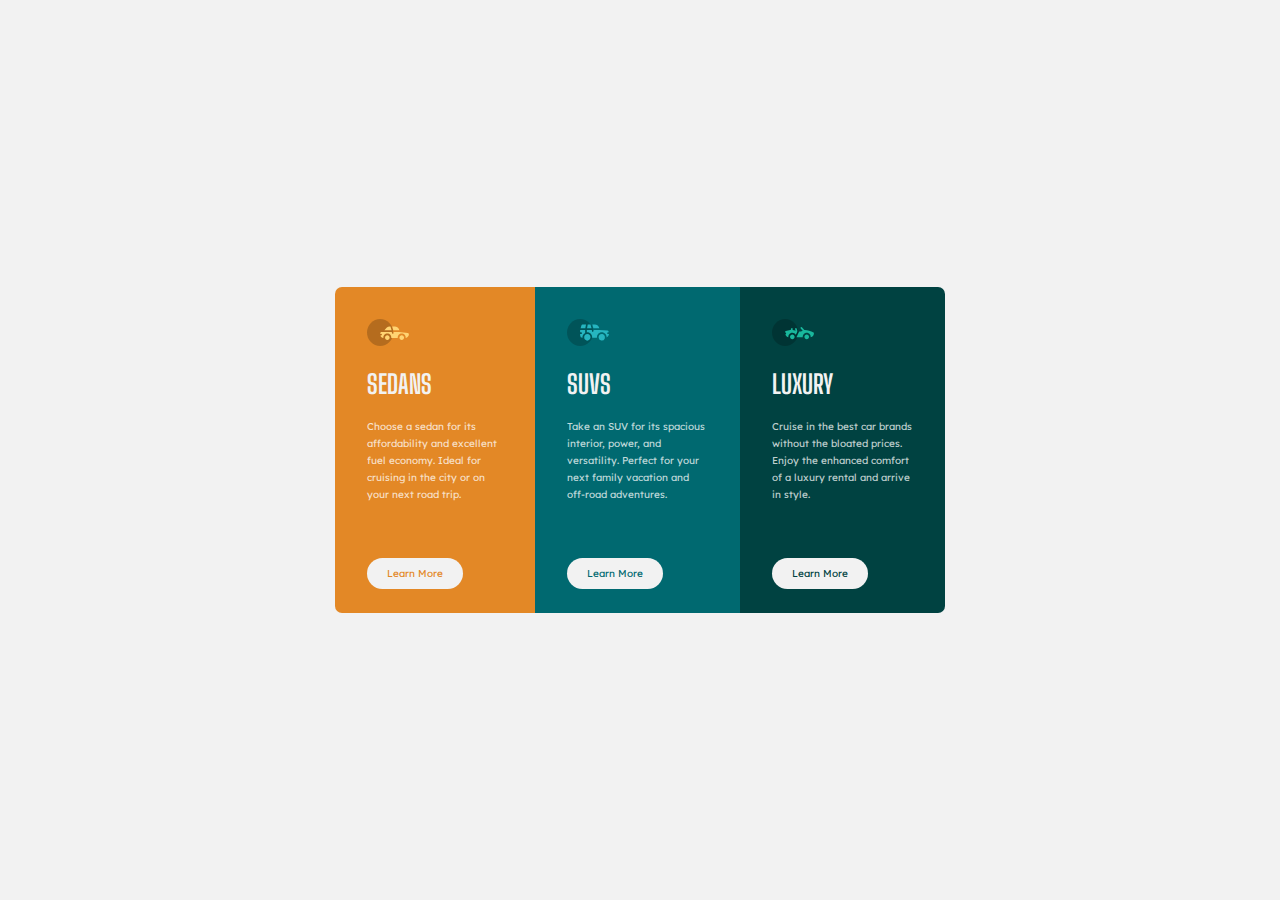
<file: 3-column-preview-card-component-main/index.html>
<!DOCTYPE html>
<html lang="en">
<head>
  <meta charset="UTF-8">
  <meta http-equiv="X-UA-Compatible" content="IE=edge">
  <meta name="viewport" content="width=device-width, initial-scale=1.0">
  <title>3 column preview card</title>
  <link rel="icon" type="image/png" sizes="32x32" href="images/favicon-32x32.png">
  <link rel="stylesheet" href="style.css">
</head>
<body>
 <div class="container">
  <div class="sedans cars">
    <div class="icon">
      <img src="images/icon-sedans.svg" alt="sedan icon">
    </div>
    <div class="data">
      <h1>SEDANS</h1>
      <p>Choose a sedan for its affordability and excellent fuel economy. Ideal for cruising in the city 
        or on your next road trip.</p>
    </div>
    <div class="more">Learn More</div>
  </div>
  <div class="suvs cars">
    <div class="icon">
      <img src="images/icon-suvs.svg" alt="sedan icon">
    </div>
    <div class="data">
      <h1>SUVS</h1>
      <p>Take an SUV for its spacious interior, power, and versatility. Perfect for your next family vacation 
        and off-road adventures.</p>
    </div>
    <div class="more">Learn More</div>
  </div>
  <div class="luxury cars">
    <div class="icon">
      <img src="images/icon-luxury.svg" alt="sedan icon">
    </div>
    <div class="data">
      <h1>LUXURY</h1>
      <P>Cruise in the best car brands without the bloated prices. Enjoy the enhanced comfort of a luxury 
        rental and arrive in style.</P>
    </div>
    <div class="more">Learn More</div>
  </div>
 </div> 
</body>
</html>
</file>
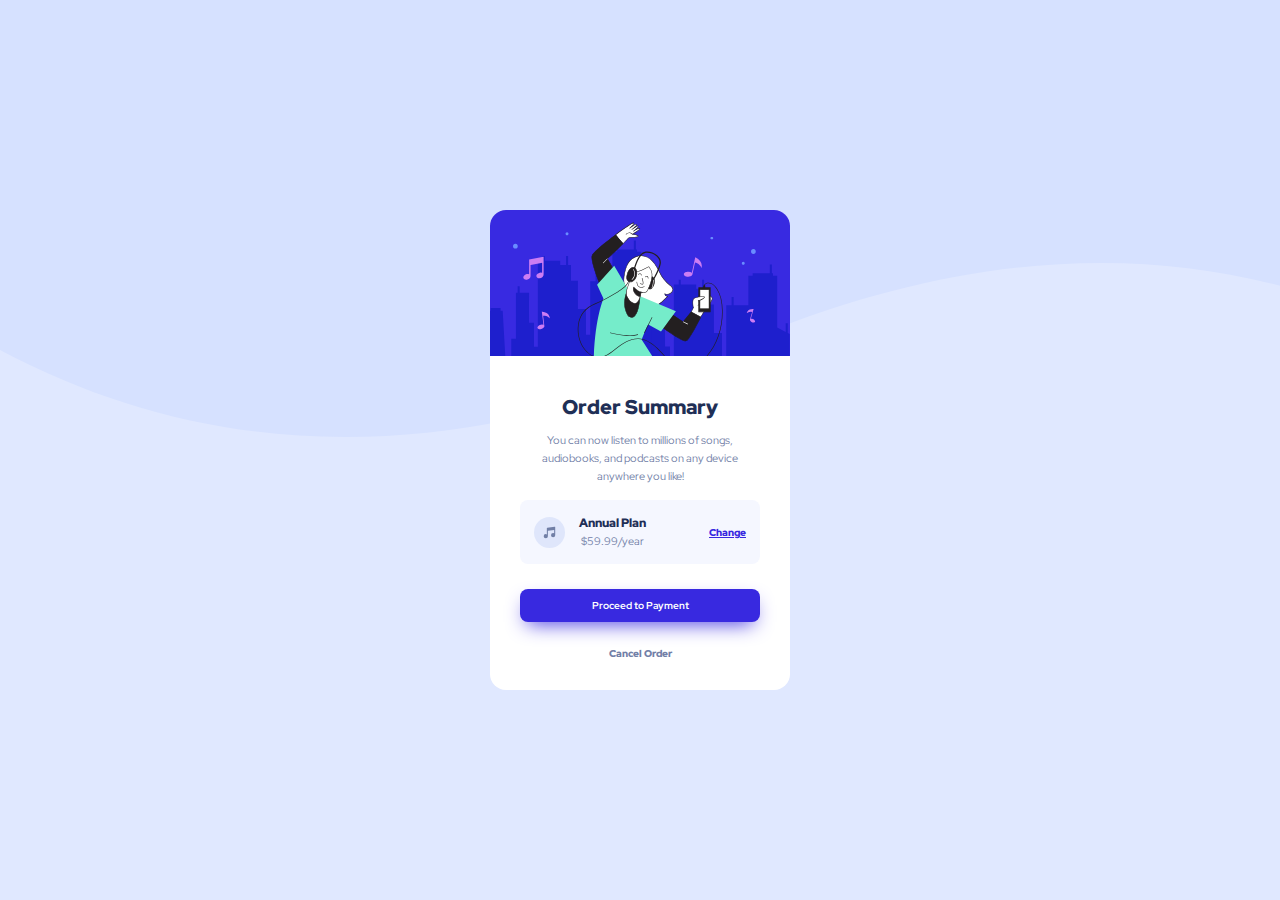
<file: order-summary-component-main/index.html>
<!DOCTYPE html>
<html lang="en">
<head>
  <meta charset="UTF-8">
  <meta http-equiv="X-UA-Compatible" content="IE=edge">
  <meta name="viewport" content="width=device-width, initial-scale=1.0">
  <title>Order Summary Component</title>
  <link sizes="32x32" rel="icon" href="images/favicon-32x32.png" type="image/png">
  <link rel="stylesheet" href="index.css">
</head>
<body>
  <div class="card">
    <div class="card-img">
      <img src="images/illustration-hero.svg" alt="">
    </div>
    <div class="card-data">
      <h1>Order Summary</h1>
      <p id="main-para">You can now listen to millions of songs, audiobooks, and podcasts on any 
        device anywhere you like!</p>
      <div class="card-plan">
        <img src="images/icon-music.svg" alt="">
        <div class="card-plan-data">
          <h3>Annual Plan</h3>
          <p>$59.99/year</p>
        </div>
        <a>Change</a>
      </div>
      <button id="payment">Proceed to Payment</button>
      <button id="cancel">Cancel Order</button>
    </div>
  </div>
</body>
</html>
</file>
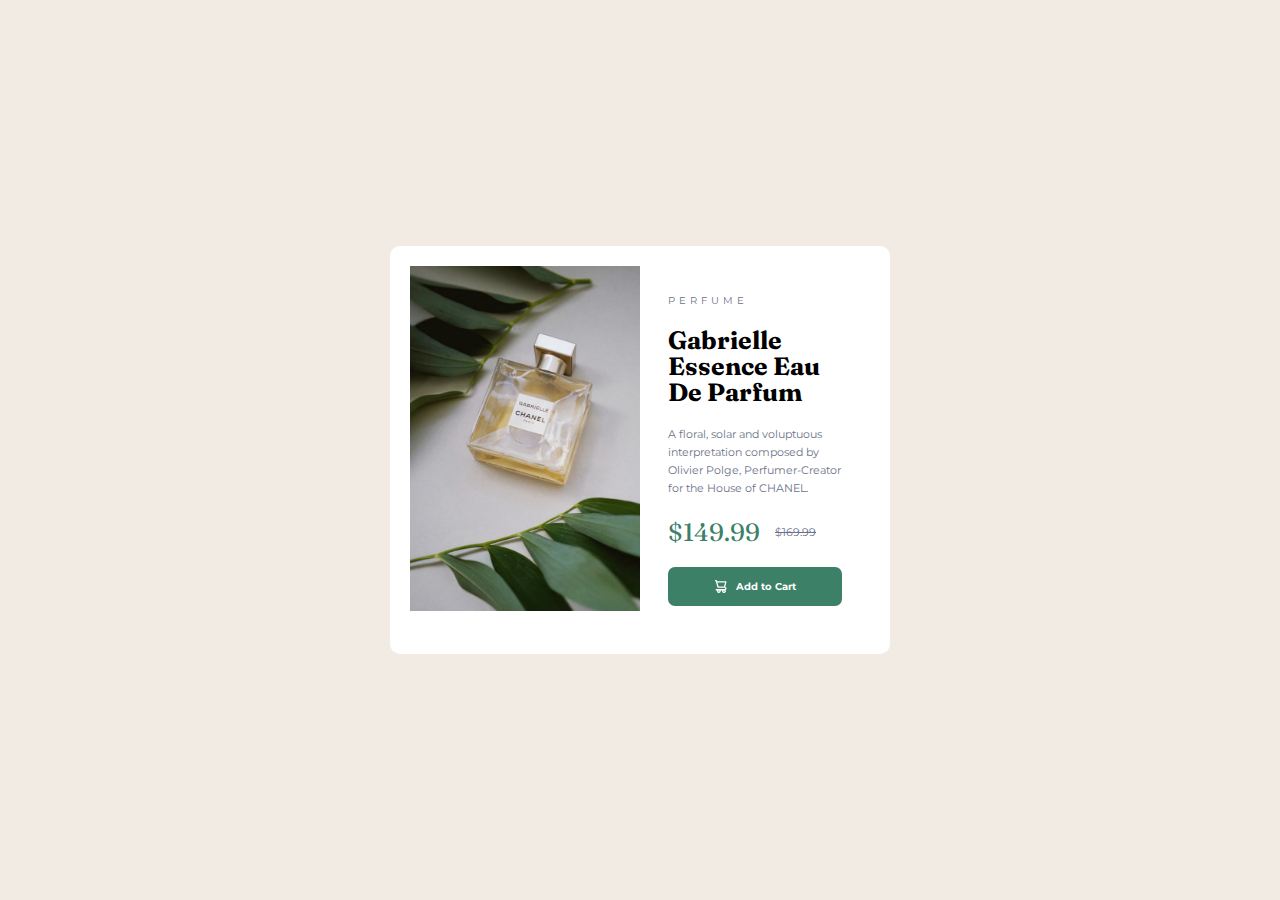
<file: product-preview-card-component-main/index.html>
<!DOCTYPE html>
<html lang="en">
<head>
  <meta charset="UTF-8">
  <meta http-equiv="X-UA-Compatible" content="IE=edge">
  <meta name="viewport" content="width=device-width, initial-scale=1.0">
  <title>Product preview card</title>
  <link rel="icon" type="image/png" sizes="32x32" href="images/favicon-32x32.png">
  <link rel="stylesheet" href="index.css">
</head>
<body>
  <div class="card">
    <div class="card-img">
      <img id="img1" src="images/image-product-desktop.jpg">
      <img id="img2" src="images/image-product-mobile.jpg">
    </div>
    <div class="card-data">
      <div class="perfume">perfume</div>
      <h1>Gabrielle Essence Eau De Parfum</h1>
      <p>A floral, solar and voluptuous interpretation composed by Olivier Polge, 
        Perfumer-Creator for the House of CHANEL.</p>
      <div class="price">
        <span class="price1">$149.99</span>
        <span class="price2">$169.99</span>
      </div>
      <div class="cart">
        <img src="images/icon-cart.svg" alt="">
        <span>Add to Cart</span>
      </div>
    </div>
  </div>
</body>
</html>
</file>
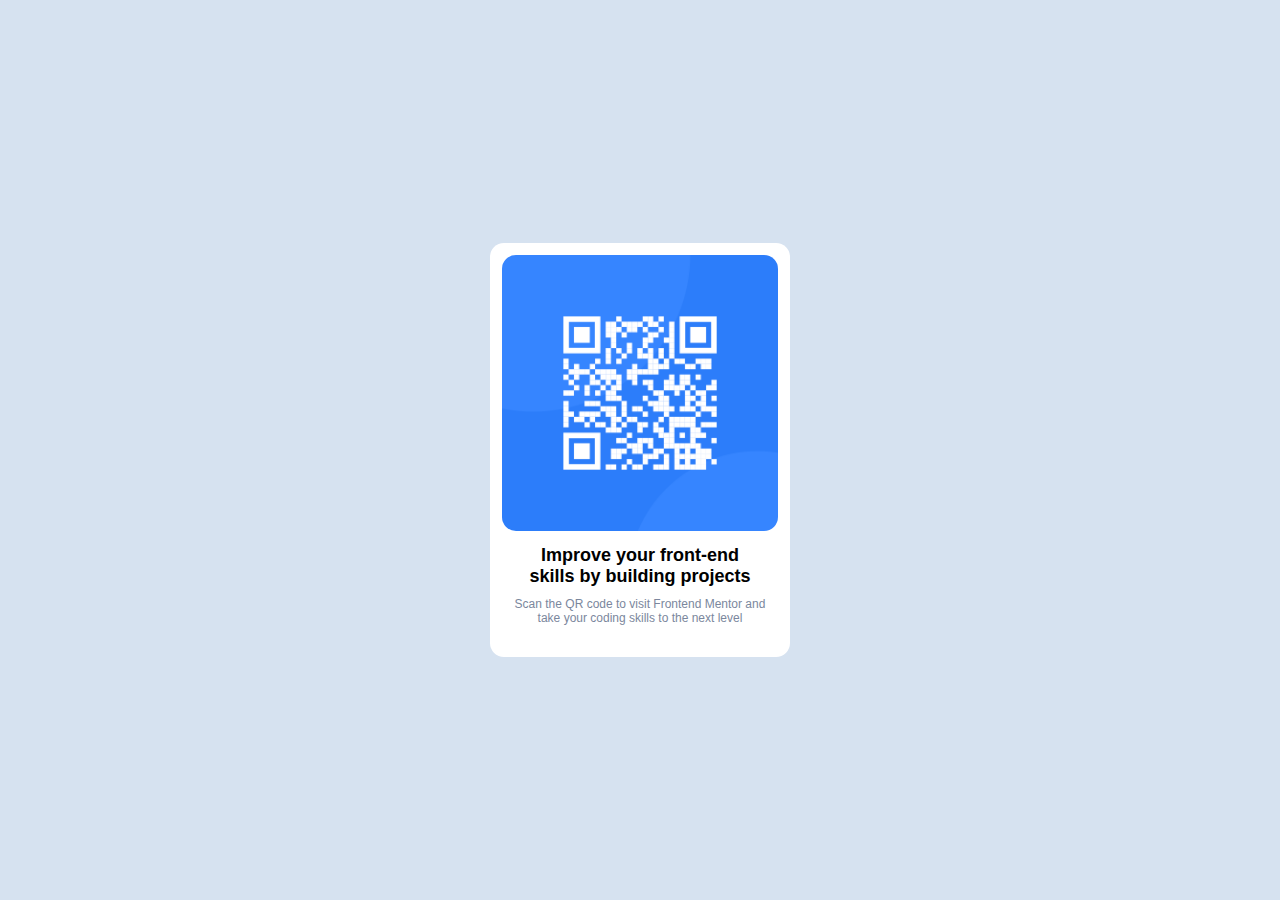
<file: qr-code-component-main/index.html>
<!DOCTYPE html>
<html lang="en">
  <head>
    <meta charset="UTF-8" />
    <meta http-equiv="X-UA-Compatible" content="IE=edge" />
    <meta name="viewport" content="width=device-width, initial-scale=1.0" />
    <link
      rel="icon"
      type="image/png"
      sizes="32x32"
      href="./images/favicon-32x32.png"
    />
    <title>QR code component</title>
    <link href="css/style.css" rel="stylesheet" />
  </head>
  <body>
    <div class="main">
      <div class="pic">
        <img src="images/image-qr-code.png" alt="qr code" />
      </div>
      <div class="texts">
        <h1>Improve your front-end skills by building projects</h1>
        <p>
          Scan the QR code to visit Frontend Mentor and take your coding skills
          to the next level
        </p>
      </div>
    </div>
  </body>
</html>
</file>
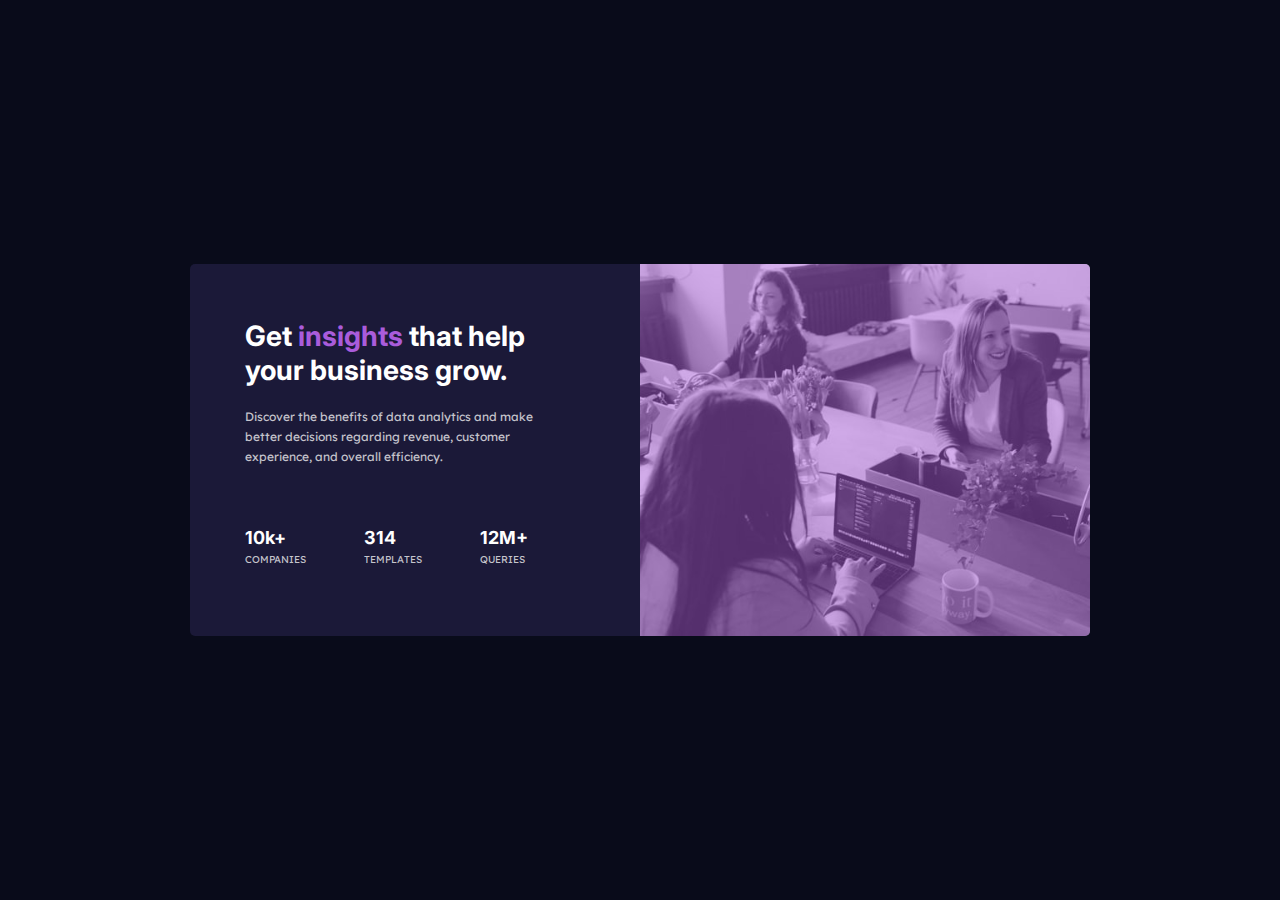
<file: stats-preview-card-component-main/index.html>
<!DOCTYPE html>
<html lang="en">
<head>
  <meta charset="UTF-8">
  <meta http-equiv="X-UA-Compatible" content="IE=edge">
  <meta name="viewport" content="width=device-width, initial-scale=1.0">
  <title>Frontend mentor | Stats preview card component</title>
  <link rel="icon" type="image/png" sizes="32x32" href="images/favicon-32x32.png">
  <link rel="stylesheet" href="style.css">
</head>
<body>
  <div class="card">
    <div class="card_data">
      <div class="card_heading">
        <h1>Get <span>insights</span> that help your business grow.</h1>
      </div>
      <div class="card_paragraph">
        <p>Discover the benefits of data analytics and make better decisions
          regarding revenue, customer experience, and overall efficiency.</p>
      </div>
      <div class="card_stats">
        <div class="stats_data">
          <span class="value">10k+</span>
          <span class="name">companies</span>
        </div>
        <div class="stats_data">
          <span class="value">314</span>
          <span class="name">templates</span>
        </div>
        <div class="stats_data">
          <span class="value">12M+</span>
          <span class="name">queries</span>
        </div>
      </div>
    </div>
    <div class="card_image">
      <img src="images/image-header-desktop.jpg" alt="">
      <div class="overlay"></div>
    </div>
  </div>
</body>
</html>
</file>
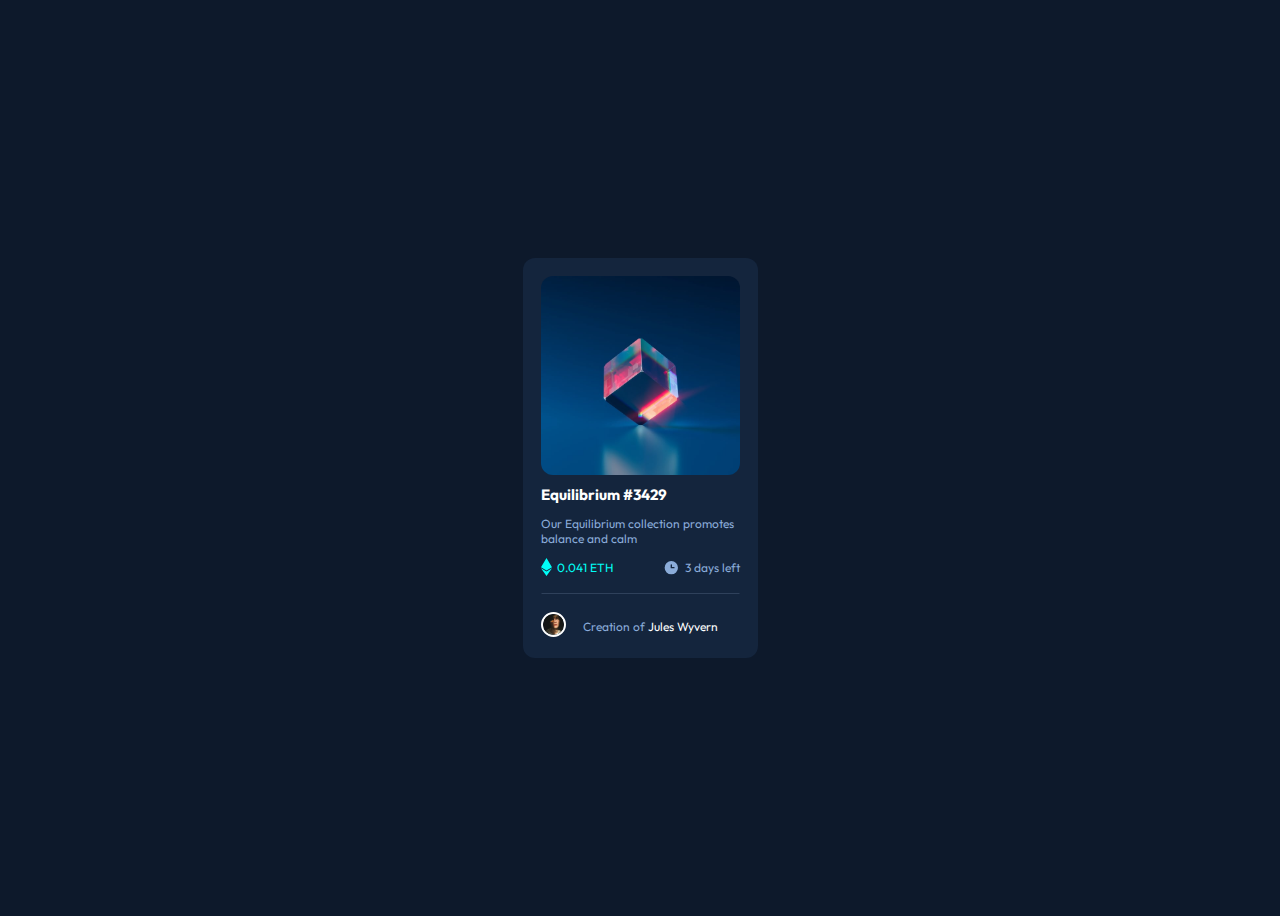
<file: nft-preview-card-component-main/nft-preview-card-component-main/index.html>
<!DOCTYPE html>
<html lang="en">
  <head>
    <meta charset="UTF-8" />
    <meta http-equiv="X-UA-Compatible" content="IE=edge" />
    <meta name="viewport" content="width=device-width, initial-scale=1.0" />
    <title>NFT preview caed component</title>
    <link
      rel="icon"
      type="image/png"
      sizes="32x32"
      href="./images/favicon-32x32.png"
    />
    <link rel="stylesheet" href="index.css" />
  </head>
  <body>
    <div class="card">
      <div class="pic1">
        <img src="images/image-equilibrium.jpg" alt="" >
        <div class="overlay">
          <img src="images/icon-view.svg" alt="icon view">
        </div>
      </div>
      <div class="card_data">
        <h1>Equilibrium #3429</h1>
        <p>Our Equilibrium collection promotes balance and calm</p>
      </div>
      <div class="svg">
        <div class="svg1 icon">
          <svg width="11" height="18"       xmlns="http://www.w3.org/2000/svg">
          <path
            d="M11 10.216 5.5 18 0 10.216l5.5 3.263 5.5-3.262ZM5.5 0l5.496 9.169L5.5 12.43 0 9.17 5.5 0Z"
            fill="#00FFF8"
          />
         </svg>
         <span>0.041 ETH</span>
        </div>
        <div class="svg2 icon">
         <svg width="17" height="17" xmlns="http://www.w3.org/2000/svg">
          <path
            d="M8.305 2.007a6.667 6.667 0 1 0 0 13.334 6.667 6.667 0 0 0 0-13.334Zm2.667 7.334H8.305a.667.667 0 0 1-.667-.667V6.007a.667.667 0 0 1 1.334 0v2h2a.667.667 0 0 1 0 1.334Z"
            fill="#8BACD9"
          /></svg><span>3 days left</span>
        </div>
      </div>
        <hr class="line">
      <div class="author">
         <div><img class="avatar" src="images/image-avatar.png"alt="avatar"> 
         </div>
         <div>Creation of <span>Jules Wyvern</span></div>
      </div>
    </div>
  </body>
</html>
</file>
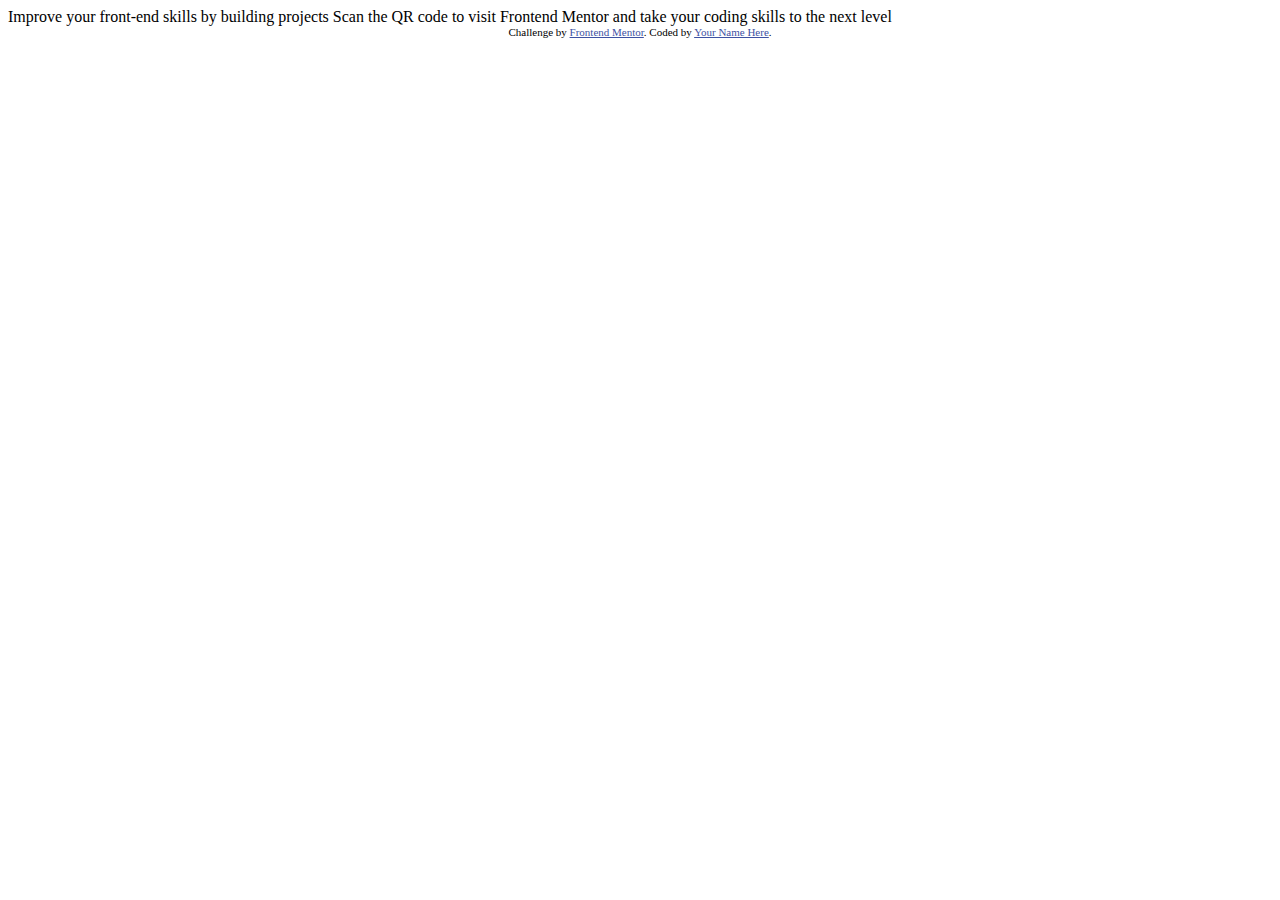
<file: qr-code-component-main/design/yo.html>
<!DOCTYPE html>
<html lang="en">
<head>
  <meta charset="UTF-8">
  <meta name="viewport" content="width=device-width, initial-scale=1.0"> <!-- displays site properly based on user's device -->

  <link rel="icon" type="image/png" sizes="32x32" href="./images/favicon-32x32.png">
  
  <title>Frontend Mentor | QR code component</title>

  <!-- Feel free to remove these styles or customise in your own stylesheet 👍 -->
  <style>
    .attribution { font-size: 11px; text-align: center; }
    .attribution a { color: hsl(228, 45%, 44%); }
  </style>
</head>
<body>

  Improve your front-end skills by building projects

  Scan the QR code to visit Frontend Mentor and take your coding skills to the next level
  
  <div class="attribution">
    Challenge by <a href="https://www.frontendmentor.io?ref=challenge" target="_blank">Frontend Mentor</a>. 
    Coded by <a href="#">Your Name Here</a>.
  </div>
</body>
</html>
</file>
<file: 3-column-preview-card-component-main/style.css>
@import url('https://fonts.googleapis.com/css2?family=Big+Shoulders+Display:wght@700&family=Lexend+Deca&display=swap');

* {
    box-sizing: border-box;
    margin: 0;
    padding: 0;
}

body {
    display: flex;
    justify-content: center;
    align-items: center;
    background-color: hsl(0, 0%, 95%);
    min-height: 100vh;
}

.container {
    display: flex;
    border-radius: 7px;
    max-width: 610px;
    overflow: hidden;
}

.sedans {
    background-color: hsl(31, 77%, 52%);
}

.suvs {
    background-color: hsl(184, 100%, 22%);
}

.luxury {
    background-color: hsl(179, 100%, 13%);
}

h1 {
    font-family: 'Big Shoulders Display', cursive;
    color: hsl(0, 0%, 95%);
    font-size: 26px;
    padding: 18px 0;
}

p {
    color: hsla(0, 0%, 100%, 0.75);
    font-family: 'Lexend Deca', sans-serif;
    font-size: 10px;
    line-height: 17px;
}

.more {
    font-family: 'Lexend Deca', sans-serif;
    display: inline;
    padding: 9px 20px;
    background-color: hsl(0, 0%, 95%); 
    border-radius: 2rem;
    font-size: 10px;
}

.sedans .more {
    color:hsl(31, 77%, 52%);
}

.suvs .more {
    color:hsl(184, 100%, 22%);
}

.luxury .more {
    color:hsl(179, 100%, 13%);
}

.cars {
    padding: 2rem;
}

.data {
    margin-bottom: 60px;
}

img {
    width: 42px;
}

.sedans .more:hover {
    background-color: hsl(31, 77%, 52%);
    color: hsl(0, 0%, 95%);
    border: 1.5px solid hsl(0, 0%, 95%);
    cursor: pointer;
}

.suvs .more:hover {
    background-color: hsl(184, 100%, 22%);
    color: hsl(0, 0%, 95%);
    border: 1.5px solid hsl(0, 0%, 95%);
    cursor: pointer;
}

.luxury .more:hover {
    background-color: hsl(179, 100%, 13%);
    color: hsl(0, 0%, 95%);
    border: 1.5px solid hsl(0, 0%, 95%);
    cursor: pointer;
}

@media all and (max-width: 375px) {
    .container {
        display: flex;
        flex-wrap: wrap;
    }
}
</file>
<file: order-summary-component-main/index.css>
@import url('https://fonts.googleapis.com/css2?family=Red+Hat+Display:wght@500;700;900&display=swap');

* {
    margin: 0;
    padding: 0;
    box-sizing: border-box;
}

:root {
    font-size: 62.5%;
    --mainbg: hsl(225, 100%, 94%);
    --button: hsl(245, 75%, 52%);
    --heading: hsl(223, 47%, 23%);
    --para: hsl(224, 23%, 55%);
    --planbg: hsl(225, 100%, 98%);
}

body {
    background-image: url("images/pattern-background-desktop.svg");
    background-repeat: no-repeat;
    background-color: var(--mainbg);
    min-height: 100vh;
    display: flex;
    justify-content: center;
    align-items: center;
    font-family: 'Red Hat Display', sans-serif;
}

.card {
    background-color: white;
    max-width: 30rem;
    border-radius: 1.6rem;
    overflow: hidden;
}

.card-img img {
    width: 100%;
}

.card-data {
    text-align: center;
    padding: 3rem;
    display:flex;
    flex-direction: column;
    align-items: center;
}

h1 {
    margin: 0.5rem 0 1.1rem 0;
    color: var(--heading);
    font-weight: 900;
}

p {
    color: var(--para);
    font-size: 1.14rem;
    /* border: 0.2rem solid red; */
}

#main-para {
    /* border: 0.2rem solid red; */
    max-width: 23rem; 
    /* width: 100%; */
    line-height: 1.8rem;
    margin-bottom: 1.5rem;
}

.card-plan {
    display: flex;
    align-items: center;
    /* border: 0.2rem solid red; */
    width: 100%;
    background-color: var(--planbg);
    padding: 1.4rem;
    border-radius: 0.8rem;
    margin-bottom: 2.5rem;
}

.card-plan img {
    width: 3.1rem;
    margin-right: 1.4rem;
}

.card-plan-data {
    line-height: 1.8rem;
}

.card-plan a {
    margin-left: auto;
    text-decoration: underline;
    color: var(--button);
    font-weight: 900;
}

h3 {
    color: var(--heading);
    font-weight: 900;
}

button {
    font-family: 'Red Hat Display', sans-serif;
}

#payment {
    width: 100%;
    background-color: var(--button);
    border: none;
    color: white;
    border-radius: 0.8rem;
    padding: 1rem;
    font-size: 1rem;
    font-weight: 700;
    margin-bottom: 2.5rem;
    box-shadow: 0 0.8rem 2rem -0.7rem var(--button);
}

#cancel {
    font-size: 1rem;
    background: none;
    border: none;
    font-weight: 900;
    color: var(--para);
}

@media all and (max-width: 25rem) {
    body {
        background-image: url("images/pattern-background-mobile.svg");
        background-size: cover;
    }
}

a:hover {
    cursor: pointer;
    color: hsl(217, 75%, 52%);
    text-decoration: none;
}

#payment:hover {
    cursor: pointer;
    /* filter: brightness(200%); */
    background-color: hsl(217, 75%, 52%);
}

#cancel:hover {
    cursor: pointer;
    color: var(--heading);
}
</file>
<file: product-preview-card-component-main/index.css>
@import url("https://fonts.googleapis.com/css2?family=Fraunces:opsz,wght@9..144,700&family=Montserrat:wght@500;700&display=swap");

html {
  font-size: 62.5%;
}

* {
  margin: 0;
  padding: 0;
  box-sizing: border-box;
}

:root {
  --bgcolor: hsl(30, 38%, 92%);
  --card_bg: hsl(0, 0%, 100%);
  --text: hsl(228, 12%, 48%);
  --price: hsl(158, 36%, 37%);
}

body {
  background-color: var(--bgcolor);
  display: flex;
  justify-content: center;
  align-items: center;
  min-height: 100vh;
}

.card {
  display: flex;
  max-width: 50rem;
  /* max-height: 70rem; */
  /* border: 0.5rem solid red; */
  background-color: var(--card_bg);
  border-radius: 1rem;
  overflow: hidden;
  padding: 2rem;
}

.card-img {
  /* background-image: url("images/image-product-desktop.jpg"); */
  /* background-size: cover; */
  width: 50%;
}

#img1 {
  display: block;
  width: 100%;
}

#img2 {
  display: none;
}

.card-data {
  width: 50%;
  padding: 2.8rem;
}

.perfume {
  font-family: "Montserrat", sans-serif;
  text-transform: uppercase;
  color: var(--text);
  letter-spacing: 0.4rem;
  margin-bottom: 2rem;
}

h1 {
  font-family: "Fraunces", serif;
  font-size: 2.5rem;
  line-height: 2.6rem;
  margin-bottom: 2rem;
}

p {
  color: var(--text);
  font-size: 1.1rem;
  font-family: "Montserrat", sans-serif;
  line-height: 1.8rem;
  margin-bottom: 2rem;
}

.price {
  display: flex;
  /* justify-content: center; */
  align-items: center;
  margin-bottom: 2rem;
}

.price1 {
  font-family: "Fraunces", serif;
  font-size: 2.5rem;
  color: var(--price);
  margin-right: 1.5rem;
}

.price2 {
  text-decoration: line-through;
  font-family: "Montserrat", sans-serif;
  font-size: 1.1rem;
  color: var(--text);
}

.cart {
  display: flex;
  justify-content: center;
  align-items: center;
  background-color: var(--price);
  /* font-size: 1.1rem; */
  font-family: "Montserrat", sans-serif;
  color: var(--card_bg);
  padding: 1.3rem 2rem;
  border-radius: 0.7rem;
  font-weight: 700;
  gap: 0.9rem;
}

.cart img {
  width: 1.2rem;
}

.cart:hover {
  cursor: pointer;
  background-color: hsl(159, 93%, 12%);
}

@media all and (max-width: 35rem) {
  .card {
    display: flex;
    flex-direction: column;
    max-width: 32rem;
  }

  .card-data {
    width: 100%;
    padding: 2.5rem;
  }

  .card-img {
    width: 100%;
  }

  #img1 {
    display: none;
  }

  #img2 {
    display: block;
    width: 100%;
  }

  .perfume {
    margin-bottom: 1.2rem;
  }

  p {
    font-size: 1.3rem;
    line-height: 2rem;
  }

  h1 {
    margin-bottom: 1.2rem;
    font-size: 2.9rem;
  }
}
</file>
<file: qr-code-component-main/css/style.css>
@import url("https://fonts.googleapis.com/css2?family=Outfit:wght@400;700&display=swap");
* {
  box-sizing: border-box;
  padding: 0;
  margin: 0;
}
body {
  background-color: hsl(212, 45%, 89%);
  font-family: "Outfit", sans-serif;
  /* position: relative; */
  display: flex;
  justify-content: center;
  align-items: center;
  /* border: 5px solid red; */
  height: 100vh;
}

.main {
  background-color: white;
  /* display: flex; */
  /* flex-wrap: wrap; */
  max-width: 300px;
  /* margin: 150px auto; */
  border-radius: 14px;
  padding: 12px;
  padding-bottom: 25px;
  /* justify-content: center; */
  /* align-items: center; */
  /* position: absolute; */
  /* top: 50%; */
  /* left: 50%; */
  /* margin: auto; */
}

img {
  width: 100%;
  border-radius: 14px;
  /* margin: 9px; */
  /* margin-right: 9px; */
  height: auto;
  /* position: absolute; */
  /* top: 50%; */
  /* left: 50%; */
}

.pic {
  /* margin: 9px auto; */
  width: 100%;
}

.texts {
  text-align: center;
  margin: 7px;
  font-family: sans-serif;
  /* position: absolute; */
  /* top: 50%; */
  /* left: 50%; */
}

p {
  font-size: 12px;
  color: hsl(220, 15%, 55%);
}

h1 {
  font-size: 18px;
  margin: 10px;
}

@media screen and (max-width: 375px) {
  h1 {
    color: hsl(218, 44%, 22%);
  }
}
</file>
<file: stats-preview-card-component-main/style.css>
@import url('https://fonts.googleapis.com/css2?family=Inter:wght@400;700&family=Lexend+Deca&display=swap');

html {
  font-size: 62.5%;
}

* {
  margin: 0;
  padding: 0;
  box-sizing: border-box;
}

:root {
  --bg_color: hsl(233, 47%, 7%);
  --card_background: hsl(244, 38%, 16%);
  --accent: hsl(277, 64%, 61%);
  --head_statsHead: hsl(0, 0%, 100%);
  --para: hsla(0, 0%, 100%, 0.75);
  --stats_head: hsla(0, 0%, 100%, 0.6);
}

body {
  background-color: var(--bg_color);
  display: flex;
  justify-content: center;
  align-items: center;
  /* border: 5px solid green; */
  min-height: 100vh;
}

.card {
  display: flex;
  /* justify-content: center; */
  /* align-items: center; */
  /* border: 5px solid red; */
  background-color: var(--card_background);
  border-radius: 0.5rem;
  overflow: hidden;
  max-width: 90rem;
  /* max-height:35rem; */
}

img {
  width: 100%;
  height: 100%;
  display: block;
  /* position: relative; */
}

.card_data {
  padding: 5.5rem;
  margin-right: 3rem;
  flex: 1;
  width: 50%;
  /* border: 5px solid red; */
}

.card_image {
  /* flex: 1; */
  /* border: 4px red solid; */
  width: 50%;
  position: relative;
}

h1,.value {
  color: var(--head_statsHead);
  font-family: 'Inter', sans-serif;
}

p,.name {
  color: var(--para);
  font-family: 'Lexend Deca', sans-serif;
}

h1 {
  font-size: 2.8rem;
  padding-bottom: 2rem;
}

.value {
  font-size: 1.8rem;
  font-weight: 700;
}

.name {
  text-transform: uppercase;
  font-size: 1rem;
}

.card_heading span {
  color: var(--accent);
}

p {
  padding-bottom: 6rem;
  line-height: 2rem;
  font-size: 1.2rem;
}

.card_stats {
  display: flex;
  justify-content: space-between;
  margin-right: 2.7rem;
  /* border: 4px solid red; */
}

.stats_data {
  display: flex;
  flex-direction: column;
  gap: 0.5rem;
}

.overlay {
  position: absolute;
  top: 0;
  left: 0;
  width: 100%;
  height: 100%;
  background-color: hsla(277, 64%, 61%, 0.489);
}

@media all and (max-width:690px) {
  .card {
    display: flex;
    flex-direction: column-reverse;
    max-width: 30rem;
    margin: 5rem 0;
  }

  .card_data {
    display: flex;
    flex-direction: column;
    justify-content: center;
    align-items: center;
    /* border: 4px solid red; */
    width: 100%;
    text-align: center;
    padding: 2rem;
    padding-top: 4rem;
  }

  .card_stats {
    display: flex;
    flex-direction: column;
    gap: 2rem;
    /* border: 4px solid red; */
    margin-left: 2.7rem;
  }

  .card_image {
    /* border: 4px solid red; */
    width: 100%;
  }

  p {
    padding-bottom: 4rem;
  }
}
</file>
<file: nft-preview-card-component-main/nft-preview-card-component-main/index.css>
@import url('https://fonts.googleapis.com/css2?family=Outfit:wght@300;400;600&display=swap');

* {
    box-sizing: border-box;
    /* border: 10px solid red; */
}
    
body{
    background-color: hsl(217, 54%, 11%);
    display: flex;
    justify-content: center;
    align-items: center;
    height: 100vh;
    font-family: 'Outfit', sans-serif;
}

.card {
    background-color: hsl(216, 50%, 16%);
    max-width: 235px;
    /* border: 5px solid red; */
    border-radius: 12px;
    padding: 18px;
}

.pic1 img{
    width: 100%;
    border-radius: 12px;
}

.card_data {
    font-size: 12px;
}

h1 {
    color: white;
    font-size: 15px;
}

p {
    color: hsl(215, 51%, 70%);
}

.svg {
    display: flex;
    align-items: center;
    /* flex-direction: column; */
    justify-content: space-between;
}

.svg1 {
    color: hsl(178, 100%, 50%);
    font-size: 12px;
}

.svg2 {
    
    color: hsl(215, 51%, 70%);
    font-size: 12px;
}

.icon {
    display: flex;
    align-items: center;
    gap: 5px;
}
 
.line {
    border-top: 1px solid hsl(215, 32%, 27%); 
    border-bottom: 1px solid hsl(216, 50%, 16%);
    border-left: 1px solid hsl(216, 50%, 16%);
    border-right: 1px solid hsl(216, 50%, 16%);
    margin: 17px 0;
}

.author {
    display: flex;
    gap: 17px;
    align-items: center;
    /* border: 5px solid red; */
    width: 100%;
    color: hsl(215, 51%, 70%);
    font-size: 12px;
}

.author span {
    color: white;
}

.avatar {
    border: 2px solid white;
    width: 25px;
    height: 25px;
    border-radius: 50%;

}

/* .author img {
    -webkit-filter: drop-shadow(1px 1px 0 white)
                  drop-shadow(-1px -1px 0 white);
  filter: drop-shadow(1px 1px 0 white) 
          drop-shadow(-1px -1px 0 white);
} */



.pic1 {
    position: relative;
    /* border: 5px solid red; */
}

.pic1 > img {
    display: block;
}

.overlay {
    position: absolute;
    top: 0;
    left: 0;
    width: 100%;
    height: 100%;
    display: flex;
    justify-content: center;
    align-items: center;
    /* background-color: #fff; */
}

.overlay img {
    /* border: 5px solid red; */
    /* padding: 10px; */
    opacity: 0;
    /* width: 100%; */
    width: 30px;
    height: auto;
    position: absolute;
    top: 50%;
    left: 50%;
    transform: translate(-50%,-50%);

}






/* active states */

.overlay:hover {
    cursor: pointer;
    background-color: hsla(178, 100%, 50%, 0.537);
    border-radius: 12px;
    opacity: 1;
}

.overlay:hover img {
    opacity: 1;
}


h1:hover {
    cursor: pointer;
    color: hsl(178, 100%, 50%);
}


.author span:hover {
    cursor: pointer;
    color: hsl(178, 100%, 50%);
}
</file>
